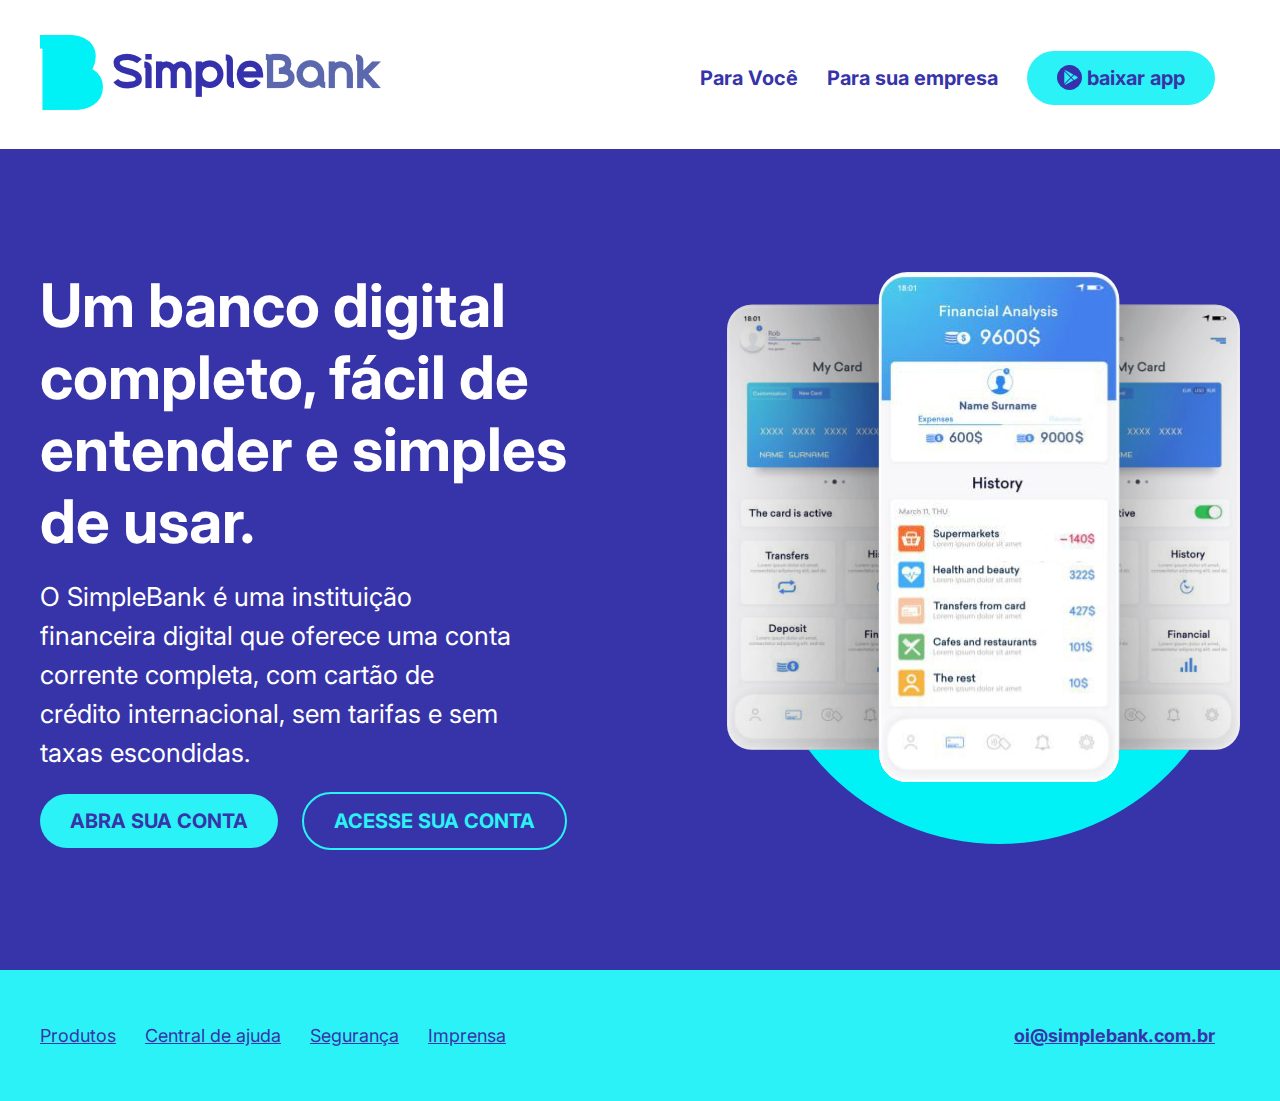
<file: index.html>
<!DOCTYPE html>
<html lang="pt-br">
<head>
  <meta charset="UTF-8">
  <title>SimpleBank</title>
  <link rel="preconnect" href="https://fonts.googleapis.com">
  <link rel="preconnect" href="https://fonts.gstatic.com" crossorigin>
  <link href="https://fonts.googleapis.com/css2?family=Inter:wght@400;700&family=Open+Sans:wght@400;700&display=swap" rel="stylesheet">
  <link rel="stylesheet" href="css/style.css">
</head>
<body>
  
  <header>
    <section class="container flex">

      <!-- <div></div> -->
      <figure class="logo">

        <img src="imagens/logo.png" alt="Logo da Simplebank">
      </figure>
      <nav>

        <a href="#">Para Você</a>
        <a href="#">Para sua empresa</a>
        <a href="">
          <img src="imagens/icon.png" alt="baixar">
          baixar app
        </a>
      </nav>
    </section>
  </header>
  <main>
    <section class="container flex">
      <section class="textos">
      <h1>
        Um banco digital completo, fácil de entender e simples de usar.
      </h1>
      <p>
        O SimpleBank é uma instituição financeira digital que oferece uma conta corrente completa, com cartão de crédito internacional, sem tarifas e sem taxas escondidas.
      </p>

      
      <a href="#">Abra sua conta</a>
      <a href="login.html">Acesse sua conta</a>
    </section>
    <figure class="dashboard">
      <img src="imagens/dashboard-app.png" alt="dashboard">
    </figure>
  </main>

  <footer>
    <section class="container flex">
      <nav>
      <a href="#">Produtos</a>
      <a href="#">Central de ajuda</a>
      <a href="#">Segurança</a>
      <a href="#">Imprensa</a>
      </nav>
    <a href="maillto:oi@simplebank.com.br">oi@simplebank.com.br</a>
    </section>
    

  </footer>


</body>
</html>
</file>
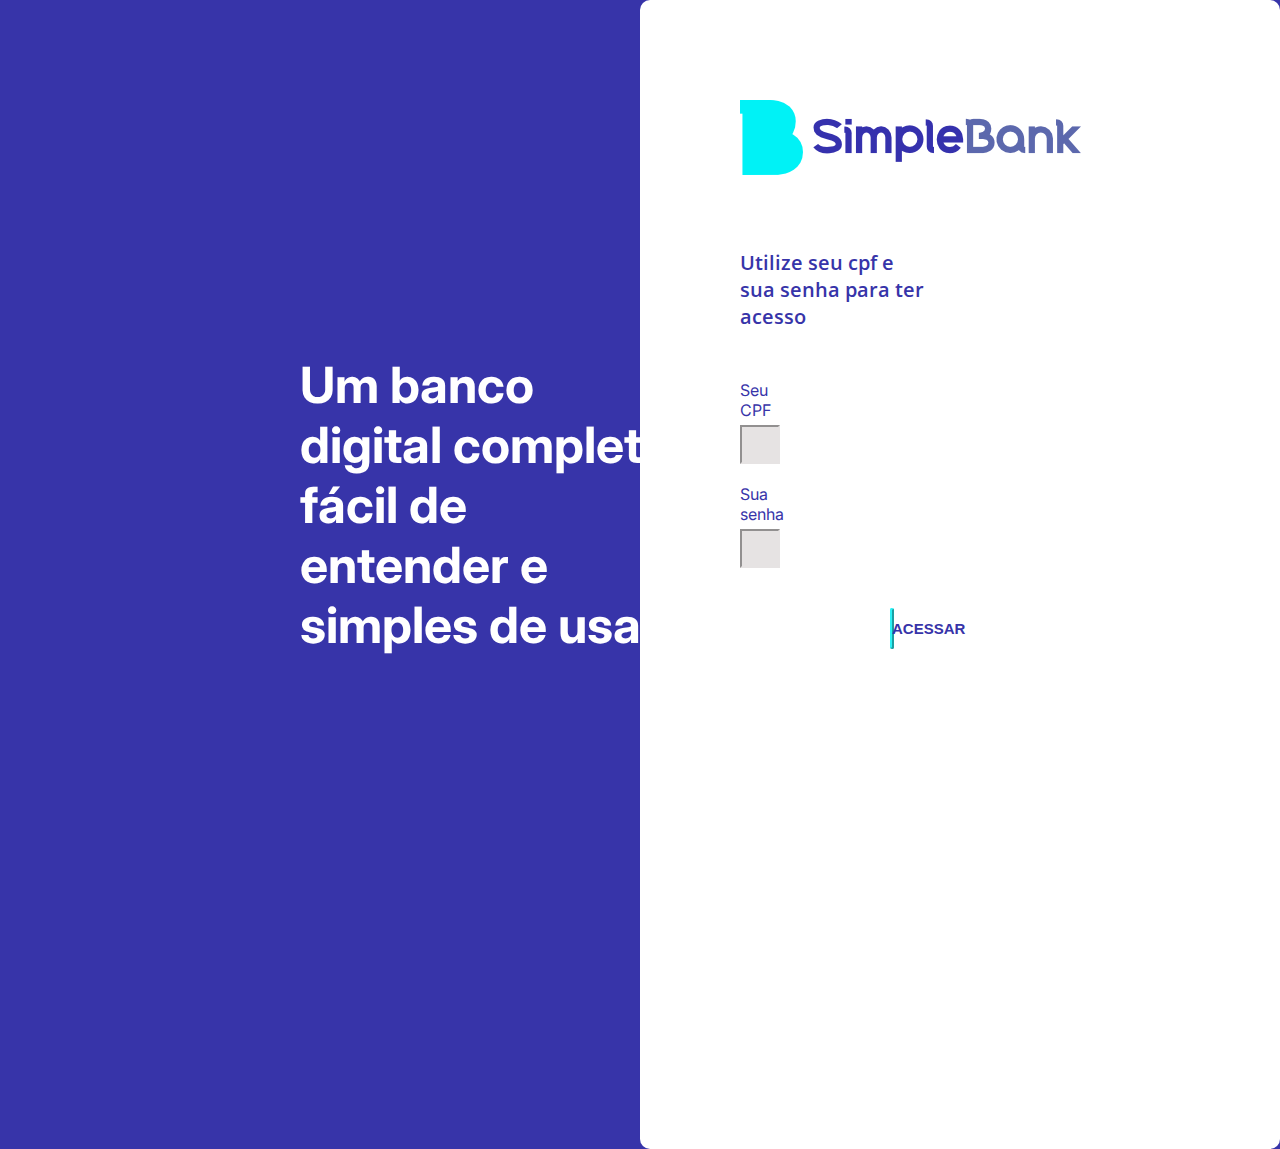
<file: login.html>
<!DOCTYPE html>
<html lang="pt-br">
<head>
  <meta charset="UTF-8">
  <title>Login</title>
  <link rel="preconnect" href="https://fonts.googleapis.com">
  <link rel="preconnect" href="https://fonts.gstatic.com" crossorigin>
  <link href="https://fonts.googleapis.com/css2?family=Inter:wght@400;700&family=Open+Sans:wght@400;700&display=swap" rel="stylesheet">
  <link rel="stylesheet" href="css/login.css">
</head>
<body>
  <main>

    <section class="titulo">
        <section class="conteudo">
          <h1>Um banco digital completo, fácil de entender e simples de usar.</h1>
        </section>
    </section>
    <section class="formulario">
        <section class="principal">
          <figure>
            <img src="imagens/logo.png" alt="Logo da Simplebank">
          </figure>
            <p>Utilize seu cpf e sua senha para ter acesso</p>
            <form action="">
              <label for="" class="cpfTexto"> Seu CPF </label>
              <input type="text"  class="cpf">
              <label for="" class="senhaTexto"> Sua senha </label>
              <input type="password" class="password">
              <button type="submit" class="login">ACESSAR</button>
            </form>
        </section>
    </section>

  </main>
</body>
</html>
</file>
<file: css/style.css>
@import url('https://fonts.googleapis.com/css2?family=Inter:wght@400;700&family=Open+Sans:wght@400;700&display=swap');


main{
  background-color: #3734a9;
  padding: 120px 0px;
  clear: both;
}

/* main .textos{
  display: inline-block;
  width: 45%;
}

main .dashboard{
  display: inline-block;
  width: 45%;
} */

main .flex{
  align-items: center;
}

main .textos h1{
  color: #FFFFFF;
  font-size: 60px;
  width: 85%;
}

main .textos p{
  color: #FFFFFf;
  font-size: 26px;
  width: 70%;
  margin: 20px 0px;
  line-height: 150%;

}

header .flex{
  align-items: center;
}

main .textos a{
  text-transform: uppercase;
  font-size: 20px; /*mudei*/
  font-weight: bold;
  background-color: #2bf2f6; /*mudei*/
  text-decoration: none;
  margin: 0px 20px 0px 0px; 
  padding: 15px 30px; /*mudei*/
  border-radius: 50px; 
  display: inline-block; /*mudei*/
  color: #3734a9; /*mudei*/

}

/* último filho */
main .textos a:last-child{
  background-color: #3734a9;
  color: #2bf2f6;
  border: 2px solid #2bf2f6;

}

footer{

  background-color: #2bf2f6;
  padding: 55px 0px;

}

footer a{
  font-size: 18px;
  color:#3734a9;
  margin: 0px 25px 0px 0px;
}

footer .container > a {
  font-weight: bold;

}

.flex {
  display: flex;
  justify-content: space-between;
}

body{
  font-family: 'Inter', sans-serif;
}

*{
	margin:0;
	padding:0;

}

header{
    background-color: #FFFFFF;
    padding: 35px 0px;
}

/* header nav{
  float: right;
}

header figure{
  float: left;
} */

header nav a{
  text-decoration: none;
  color: #3734a9;
  font-size: 20px;
  margin: 0px 25px 0px 0px;
  font-weight: bold;
}

header nav a:last-child{
  padding: 15px 30px;
  background-color: #2bf2f6;
  border-radius: 50px;
}

header nav a:last-child img{
  position: relative;
  top: 5px;
}

section{
  width: 1200px;
  margin: 0px auto;
}
</file>
<file: css/login.css>
@import url('https://fonts.googleapis.com/css2?family=Inter:wght@400;700&family=Open+Sans:wght@400;700&display=swap');


*{
  margin:0;
	padding:0;

}

main{
  display:flex;
  flex-direction: row;
  justify-content: space-between;
  background-color: #3734a9;
  font-family: 'Inter', sans-serif;
  
}
body{
  font-family: 'Inter', sans-serif;
  font-family: 'Open Sans', sans-serif;

}

nav{

}

h1{
  font-size: 50px;
}

p{
  font-size: 20px;
}

.titulo{
  background-color: #3734a9;
  color: #FFFFFF;
  display: inline-block;
  margin: auto;
  width: 50%;

}
.conteudo{
  padding: 10px 100px 150px 300px;
  width: 60%;
  
}

.formulario{
  background-color: #FFFFFF;
  width: 50%;
  border-radius: 10px;
  display: inline-block;
  margin: auto;
}

.principal img{
  padding: 100px 0px 50px 100px;
}
.principal p{
  padding: 20px 0px 10px 100px;
  width: 30%;
  font-family: 'Open Sans', sans-serif;
  font-weight: 600;
  color: #3734a9;
}

.principal form{
  padding: 20px 500px 500px 100px;
  display: flex;
  flex-direction: column;
  color: #3734a9;
}
.principal form .cpf{
  padding: 20px 0px 0px 0px;
  background-color: rgb(230, 227, 227);
  border-color:  rgb(230, 227, 227);
}
.principal form .password{
  padding: 20px 0px 0px 0px;
  background-color: rgb(230, 227, 227);
  border-color:  rgb(230, 227, 227);
}

.principal form .senhaTexto{
  padding: 20px 0px 5px 0px;
}

.principal form .cpfTexto{
  padding: 20px 0px 5px 0px;
}

.login{
  padding: 10px 0px;
  background-color: #2bf2f6;
  border-color: #2bf2f6;
  color: #3734a9;
  font-weight: 800;
  font-size: 15px;
  border-radius: 50px;
  margin: 40px 0px 0px 150px;
}
</file>
